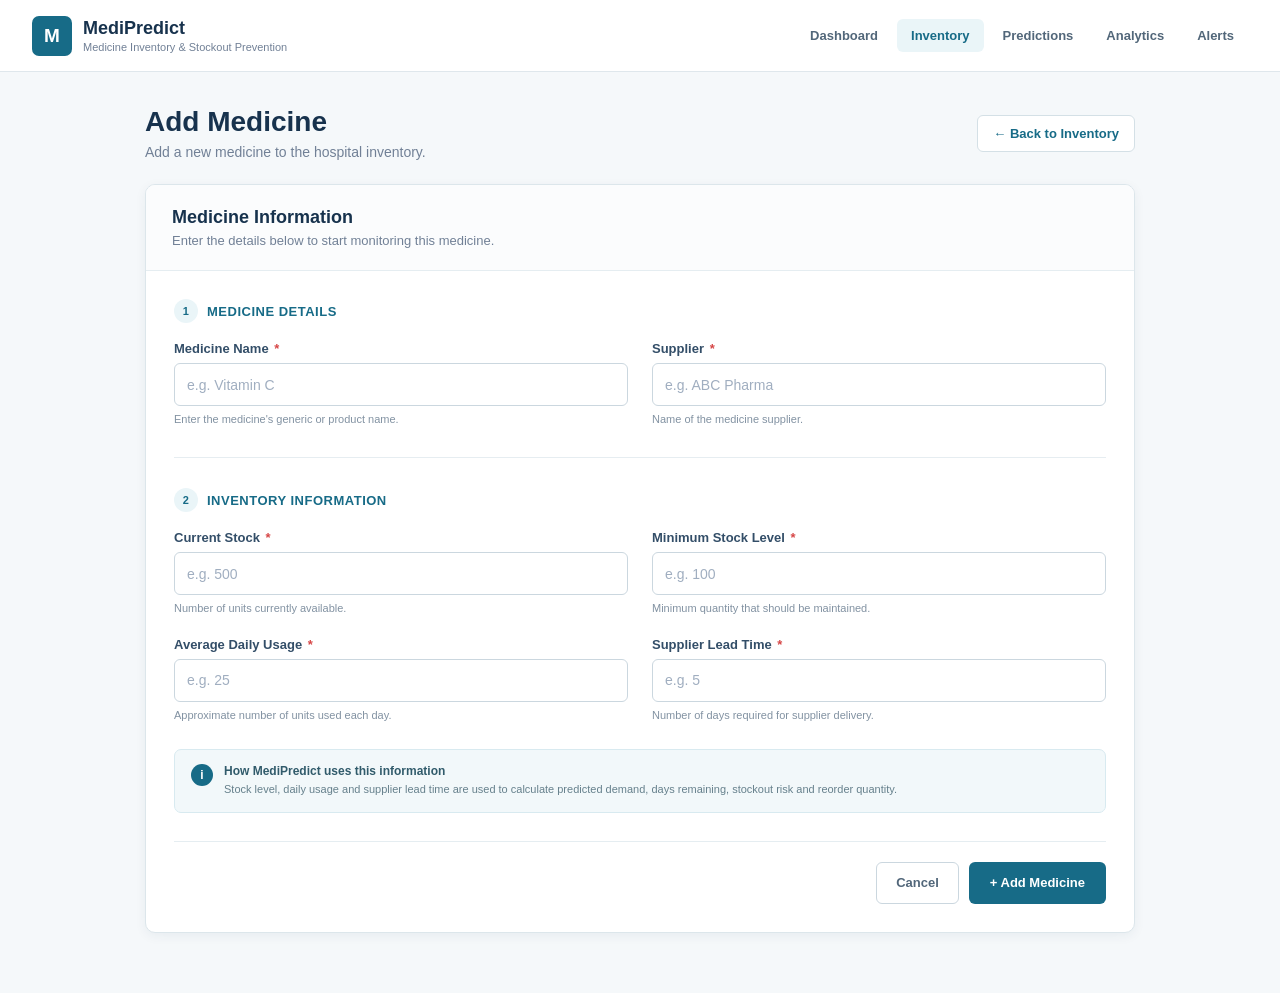
<file: templates/add_medicine.html>
<!DOCTYPE html>
<html lang="en">

<head>

    <meta charset="UTF-8">

    <meta name="viewport"
          content="width=device-width, initial-scale=1.0">

    <title>Add Medicine | MediPredict</title>


    <style>

        /* =====================================================
           GLOBAL
        ===================================================== */

        * {
            box-sizing: border-box;
        }

        body {
            margin: 0;
            font-family: Arial, Helvetica, sans-serif;
            background: #f5f8fa;
            color: #243b53;
        }


        /* =====================================================
           NAVBAR
        ===================================================== */

        .navbar {
            height: 72px;
            background: #ffffff;
            border-bottom: 1px solid #dfe7ec;
            display: flex;
            align-items: center;
        }

        .nav-container {
            width: 100%;
            max-width: 1500px;
            margin: 0 auto;
            padding: 0 32px;

            display: flex;
            align-items: center;
            justify-content: space-between;
        }


        .brand {
            display: flex;
            align-items: center;
            gap: 11px;
        }


        .brand-logo {
            width: 40px;
            height: 40px;

            background: #176b87;
            color: white;

            border-radius: 7px;

            display: flex;
            align-items: center;
            justify-content: center;

            font-size: 19px;
            font-weight: 700;
        }


        .brand-name {
            color: #17324d;
            font-size: 18px;
            font-weight: 700;
        }


        .brand-subtitle {
            margin-top: 2px;
            color: #718096;
            font-size: 11px;
        }


        .nav-links {
            display: flex;
            align-items: center;
            gap: 5px;
        }


        .nav-links a {
            padding: 9px 14px;

            color: #52677a;
            text-decoration: none;

            font-size: 13px;
            font-weight: 600;

            border-radius: 6px;

            transition: 0.2s;
        }


        .nav-links a:hover {
            background: #f0f6f8;
            color: #176b87;
        }


        .nav-links a.active {
            background: #eaf5f8;
            color: #176b87;
        }


        /* =====================================================
           PAGE
        ===================================================== */

        .page {
            max-width: 1050px;
            margin: 0 auto;

            padding: 34px 30px 60px;
        }


        /* =====================================================
           PAGE HEADER
        ===================================================== */

        .page-header {
            display: flex;
            align-items: center;
            justify-content: space-between;

            margin-bottom: 24px;
        }


        .page-title h1 {
            margin: 0 0 6px;

            color: #17324d;
            font-size: 28px;
            font-weight: 700;
        }


        .page-title p {
            margin: 0;

            color: #718096;
            font-size: 14px;
        }


        .back-button {
            display: inline-flex;
            align-items: center;
            gap: 7px;

            padding: 10px 15px;

            border: 1px solid #d4e0e6;
            border-radius: 6px;

            background: white;
            color: #176b87;

            text-decoration: none;

            font-size: 13px;
            font-weight: 600;

            transition: 0.2s;
        }


        .back-button:hover {
            background: #f3f9fb;
            border-color: #b9d5df;
        }


        /* =====================================================
           MAIN CARD
        ===================================================== */

        .form-card {
            background: white;

            border: 1px solid #dce6eb;
            border-radius: 10px;

            box-shadow:
                0 3px 12px rgba(23, 50, 77, 0.06);

            overflow: hidden;
        }


        /* =====================================================
           CARD HEADER
        ===================================================== */

        .card-header {
            padding: 22px 26px;

            border-bottom: 1px solid #e5edf1;

            background: #fbfcfd;
        }


        .card-header h2 {
            margin: 0 0 5px;

            color: #17324d;
            font-size: 18px;
        }


        .card-header p {
            margin: 0;

            color: #718096;
            font-size: 13px;
        }


        /* =====================================================
           FORM
        ===================================================== */

        .form-body {
            padding: 28px;
        }


        .section-title {
            display: flex;
            align-items: center;
            gap: 9px;

            margin-bottom: 18px;

            color: #176b87;

            font-size: 13px;
            font-weight: 700;

            text-transform: uppercase;
            letter-spacing: 0.5px;
        }


        .section-number {
            width: 24px;
            height: 24px;

            border-radius: 50%;

            background: #eaf5f8;
            color: #176b87;

            display: flex;
            align-items: center;
            justify-content: center;

            font-size: 11px;
            font-weight: 700;
        }


        .form-grid {
            display: grid;

            grid-template-columns: 1fr 1fr;

            gap: 20px 24px;
        }


        .field {
            display: flex;
            flex-direction: column;
        }


        .field label {
            margin-bottom: 7px;

            color: #334e68;

            font-size: 13px;
            font-weight: 600;
        }


        .required {
            color: #d64545;
            margin-left: 2px;
        }


        .field input {
            width: 100%;

            height: 43px;

            padding: 0 12px;

            border: 1px solid #cbd7df;
            border-radius: 6px;

            background: #ffffff;

            color: #243b53;

            font-size: 14px;

            outline: none;

            transition:
                border-color 0.2s,
                box-shadow 0.2s;
        }


        .field input:hover {
            border-color: #aebfc9;
        }


        .field input:focus {
            border-color: #176b87;

            box-shadow:
                0 0 0 3px rgba(23, 107, 135, 0.08);
        }


        .field input::placeholder {
            color: #a0aec0;
        }


        .help-text {
            margin-top: 6px;

            color: #8292a2;

            font-size: 11px;
            line-height: 1.4;
        }


        /* =====================================================
           DIVIDER
        ===================================================== */

        .form-divider {
            height: 1px;

            margin: 30px 0;

            background: #e6edf1;
        }


        /* =====================================================
           INFO BOX
        ===================================================== */

        .info-box {
            display: flex;
            gap: 11px;

            padding: 14px 16px;

            margin-top: 26px;

            background: #f2f8fa;

            border: 1px solid #d8eaf0;

            border-radius: 7px;
        }


        .info-icon {
            width: 22px;
            height: 22px;

            flex-shrink: 0;

            border-radius: 50%;

            background: #176b87;
            color: white;

            display: flex;
            align-items: center;
            justify-content: center;

            font-size: 12px;
            font-weight: 700;
        }


        .info-content strong {
            display: block;

            margin-bottom: 3px;

            color: #315b6b;

            font-size: 12px;
        }


        .info-content p {
            margin: 0;

            color: #66808c;

            font-size: 11px;
            line-height: 1.5;
        }


        /* =====================================================
           FOOTER
        ===================================================== */

        .form-footer {
            display: flex;
            justify-content: flex-end;
            align-items: center;

            gap: 10px;

            margin-top: 28px;
            padding-top: 20px;

            border-top: 1px solid #e5edf1;
        }


        .cancel-button {
            height: 42px;

            padding: 0 19px;

            display: inline-flex;
            align-items: center;
            justify-content: center;

            border: 1px solid #cbd7df;
            border-radius: 6px;

            background: white;
            color: #52677a;

            text-decoration: none;

            font-size: 13px;
            font-weight: 600;

            transition: 0.2s;
        }


        .cancel-button:hover {
            background: #f7fafb;
        }


        .submit-button {
            height: 42px;

            padding: 0 21px;

            border: none;
            border-radius: 6px;

            background: #176b87;
            color: white;

            font-size: 13px;
            font-weight: 600;

            cursor: pointer;

            transition: 0.2s;
        }


        .submit-button:hover {
            background: #12566d;
        }


        /* =====================================================
           RESPONSIVE
        ===================================================== */

        @media (max-width: 800px) {

            .nav-container {
                padding: 0 18px;
            }

            .nav-links {
                display: none;
            }

            .page {
                padding: 25px 18px 40px;
            }

            .page-header {
                align-items: flex-start;
                flex-direction: column;
                gap: 15px;
            }

            .form-grid {
                grid-template-columns: 1fr;
            }

        }


        @media (max-width: 500px) {

            .form-body {
                padding: 20px;
            }

            .card-header {
                padding: 20px;
            }

            .form-footer {
                flex-direction: column-reverse;
                align-items: stretch;
            }

            .cancel-button,
            .submit-button {
                width: 100%;
            }

        }

    </style>

</head>


<body>


<!-- =====================================================
     NAVIGATION
====================================================== -->

<nav class="navbar">

    <div class="nav-container">


        <!-- BRAND -->

        <div class="brand">

            <div class="brand-logo">
                M
            </div>

            <div>

                <div class="brand-name">
                    MediPredict
                </div>

                <div class="brand-subtitle">
                    Medicine Inventory & Stockout Prevention
                </div>

            </div>

        </div>


        <!-- LINKS -->

        <div class="nav-links">

            <a href="/">
                Dashboard
            </a>

            <a href="/medicines" class="active">
                Inventory
            </a>

            <a href="/predictions">
                Predictions
            </a>

            <a href="/analytics">
                Analytics
            </a>

            <a href="/alerts">
                Alerts
            </a>

        </div>


    </div>

</nav>



<!-- =====================================================
     PAGE
====================================================== -->

<main class="page">


    <!-- PAGE HEADER -->

    <div class="page-header">


        <div class="page-title">

            <h1>
                Add Medicine
            </h1>

            <p>
                Add a new medicine to the hospital inventory.
            </p>

        </div>


        <a href="/medicines"
           class="back-button">

            ← Back to Inventory

        </a>


    </div>



    <!-- =====================================================
         FORM CARD
    ====================================================== -->

    <div class="form-card">


        <!-- CARD HEADER -->

        <div class="card-header">

            <h2>
                Medicine Information
            </h2>

            <p>
                Enter the details below to start monitoring this medicine.
            </p>

        </div>



        <!-- FORM BODY -->

        <div class="form-body">


            <form method="POST">


                <!-- =================================================
                     SECTION 1
                ================================================== -->

                <div class="section-title">

                    <span class="section-number">
                        1
                    </span>

                    Medicine Details

                </div>


                <div class="form-grid">


                    <!-- MEDICINE NAME -->

                    <div class="field">

                        <label>

                            Medicine Name

                            <span class="required">
                                *
                            </span>

                        </label>

                        <input
                            type="text"
                            name="name"
                            placeholder="e.g. Vitamin C"
                            required
                        >

                        <span class="help-text">
                            Enter the medicine's generic or product name.
                        </span>

                    </div>


                    <!-- SUPPLIER -->

                    <div class="field">

                        <label>

                            Supplier

                            <span class="required">
                                *
                            </span>

                        </label>

                        <input
                            type="text"
                            name="supplier"
                            placeholder="e.g. ABC Pharma"
                            required
                        >

                        <span class="help-text">
                            Name of the medicine supplier.
                        </span>

                    </div>


                </div>



                <!-- DIVIDER -->

                <div class="form-divider"></div>



                <!-- =================================================
                     SECTION 2
                ================================================== -->

                <div class="section-title">

                    <span class="section-number">
                        2
                    </span>

                    Inventory Information

                </div>


                <div class="form-grid">


                    <!-- CURRENT STOCK -->

                    <div class="field">

                        <label>

                            Current Stock

                            <span class="required">
                                *
                            </span>

                        </label>

                        <input
                            type="number"
                            name="current_stock"
                            min="0"
                            placeholder="e.g. 500"
                            required
                        >

                        <span class="help-text">
                            Number of units currently available.
                        </span>

                    </div>


                    <!-- MINIMUM STOCK -->

                    <div class="field">

                        <label>

                            Minimum Stock Level

                            <span class="required">
                                *
                            </span>

                        </label>

                        <input
                            type="number"
                            name="minimum_stock"
                            min="0"
                            placeholder="e.g. 100"
                            required
                        >

                        <span class="help-text">
                            Minimum quantity that should be maintained.
                        </span>

                    </div>


                    <!-- DAILY USAGE -->

                    <div class="field">

                        <label>

                            Average Daily Usage

                            <span class="required">
                                *
                            </span>

                        </label>

                        <input
                            type="number"
                            name="daily_usage"
                            min="0"
                            step="0.1"
                            placeholder="e.g. 25"
                            required
                        >

                        <span class="help-text">
                            Approximate number of units used each day.
                        </span>

                    </div>


                    <!-- LEAD TIME -->

                    <div class="field">

                        <label>

                            Supplier Lead Time

                            <span class="required">
                                *
                            </span>

                        </label>

                        <input
                            type="number"
                            name="lead_time"
                            min="1"
                            placeholder="e.g. 5"
                            required
                        >

                        <span class="help-text">
                            Number of days required for supplier delivery.
                        </span>

                    </div>


                </div>



                <!-- =================================================
                     INFO
                ================================================== -->

                <div class="info-box">


                    <div class="info-icon">
                        i
                    </div>


                    <div class="info-content">

                        <strong>
                            How MediPredict uses this information
                        </strong>

                        <p>
                            Stock level, daily usage and supplier lead time
                            are used to calculate predicted demand, days
                            remaining, stockout risk and reorder quantity.
                        </p>

                    </div>


                </div>



                <!-- =================================================
                     FOOTER
                ================================================== -->

                <div class="form-footer">


                    <a href="/medicines"
                       class="cancel-button">

                        Cancel

                    </a>


                    <button
                        type="submit"
                        class="submit-button">

                        + Add Medicine

                    </button>


                </div>


            </form>


        </div>


    </div>


</main>


</body>

</html>
</file>
